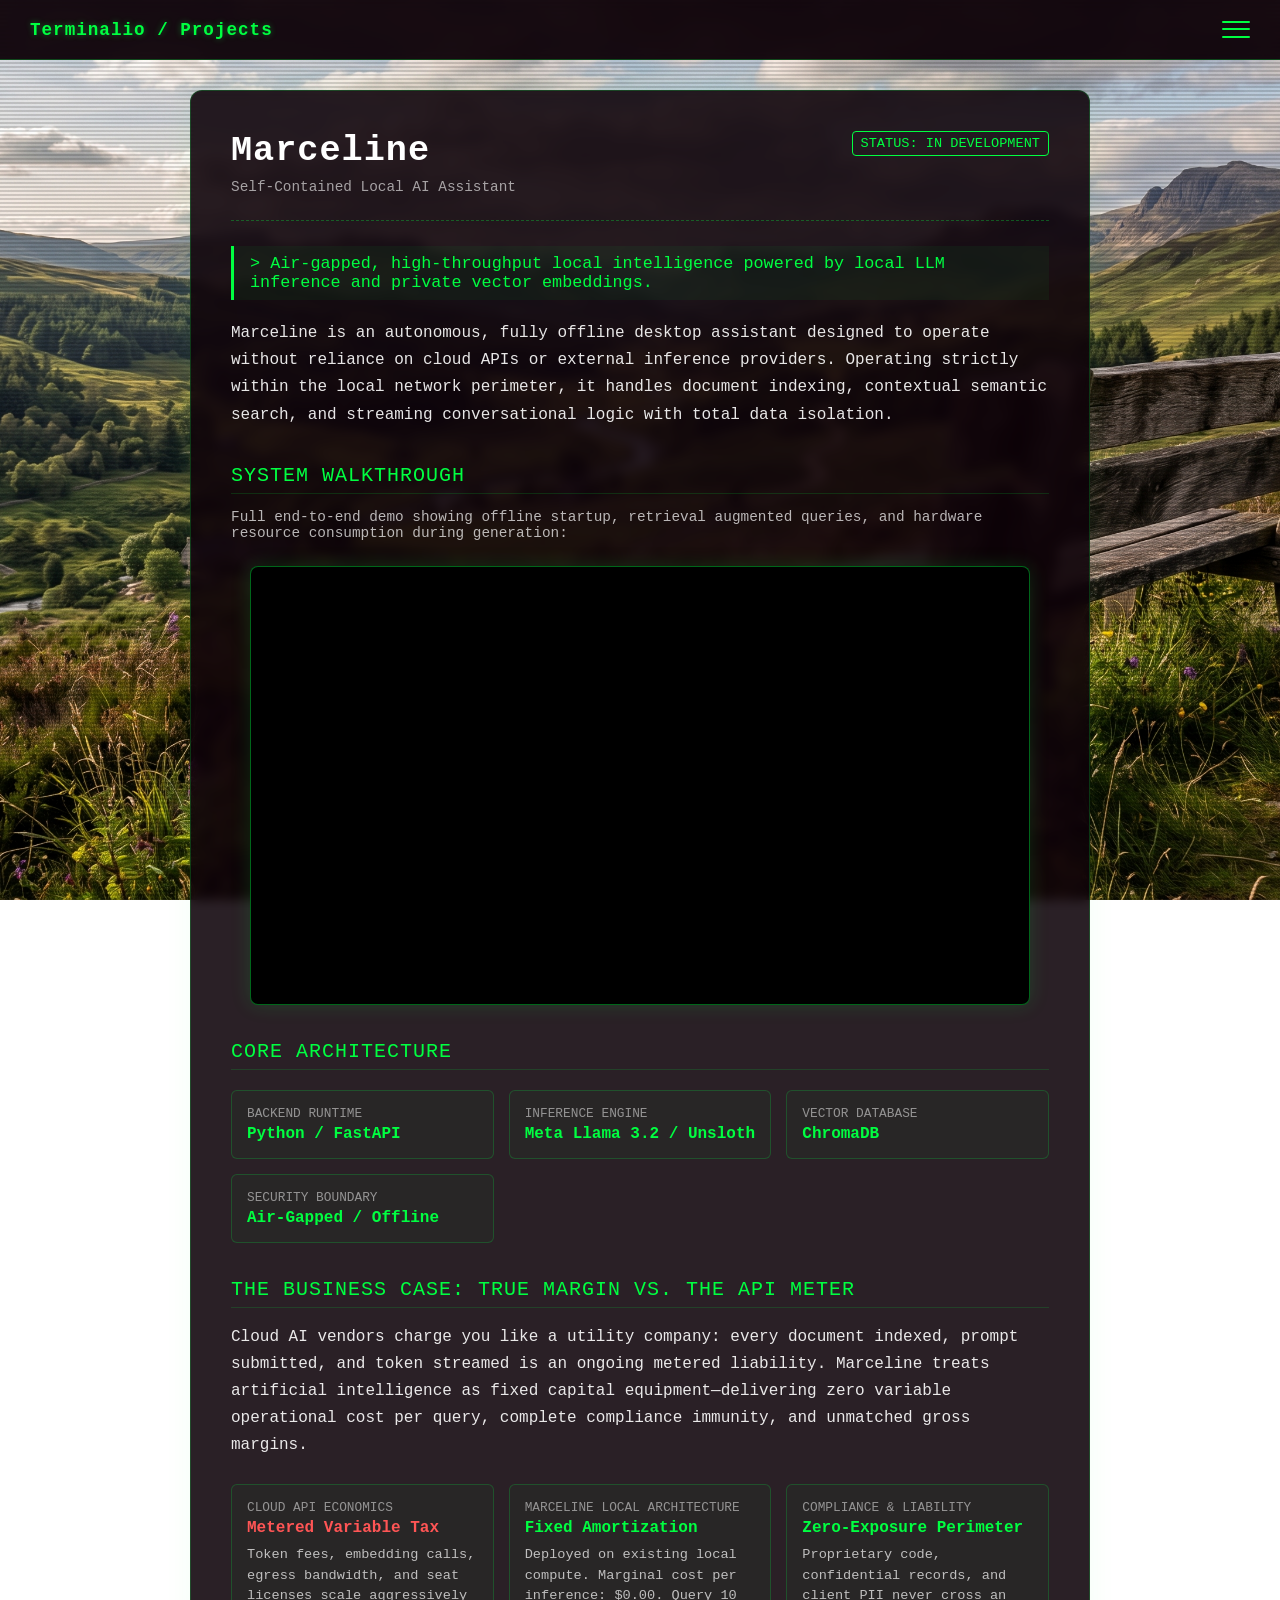
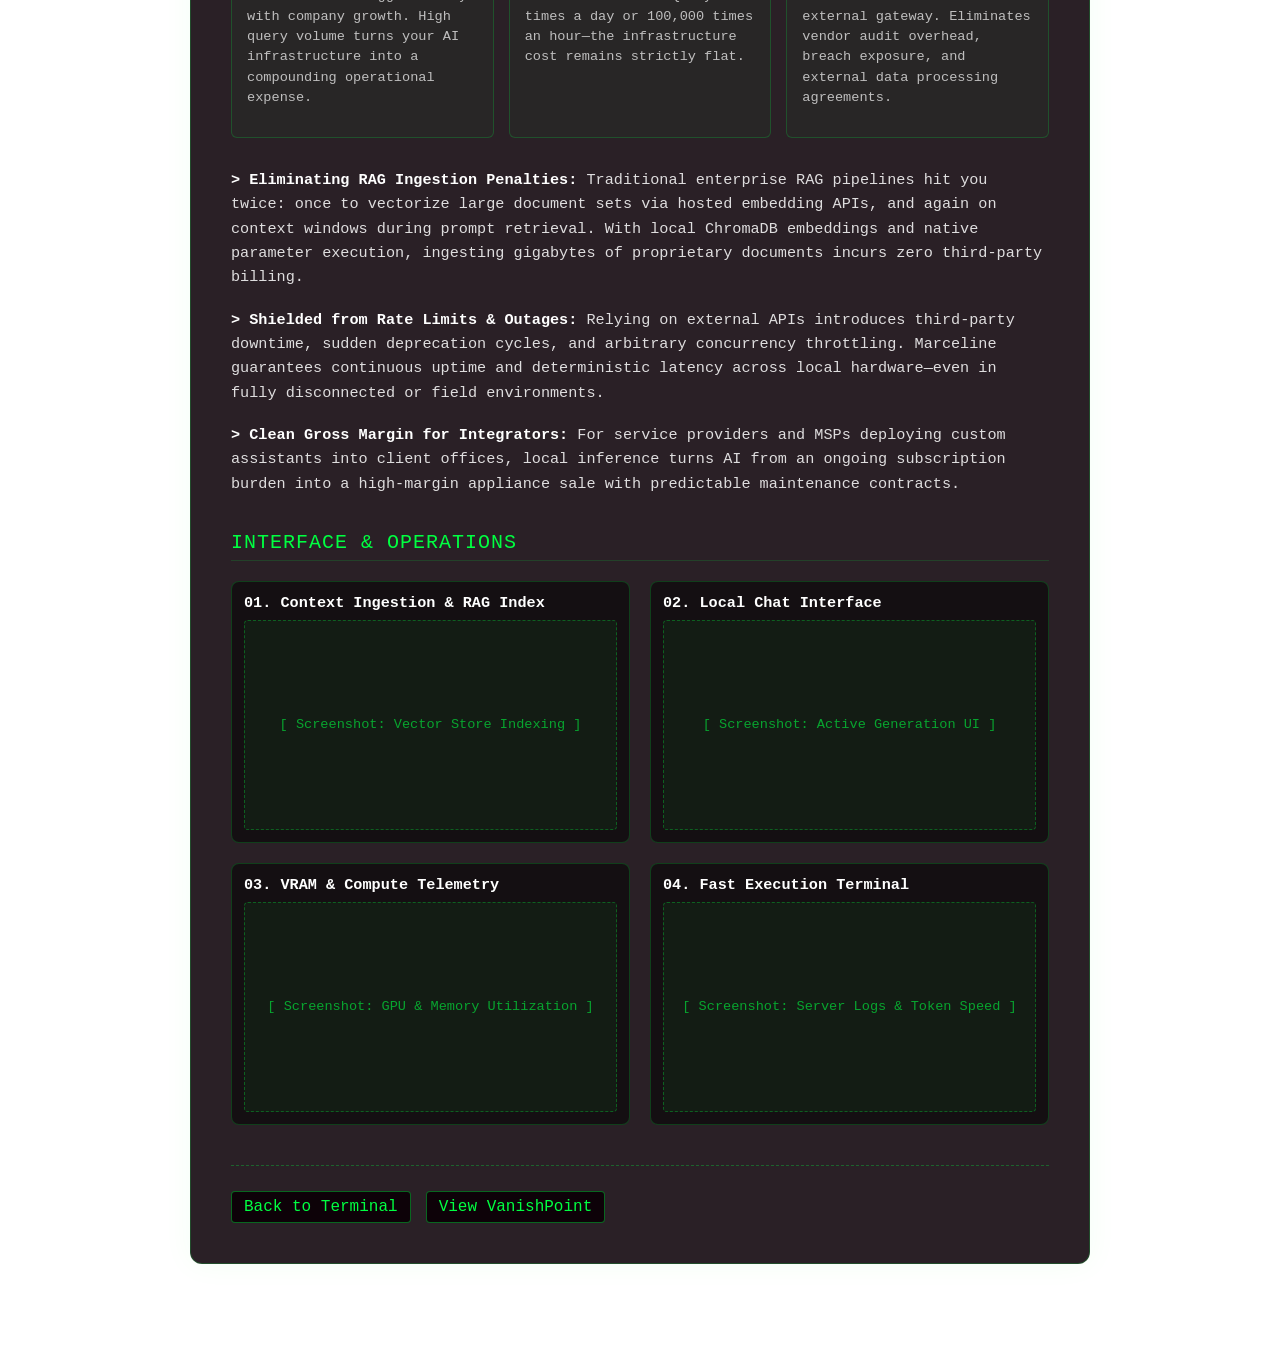
<file: Marceline/index.html>
<!DOCTYPE html>
<html lang="en">
<head>
    <meta charset="UTF-8">
    <meta name="viewport" content="width=device-width, initial-scale=1.0">
    <title>Marceline — Terminalio</title>

    <link rel="icon" type="image/png" href="/assets/flavi.png">
    <link rel="stylesheet" href="/style.css">

    <style>
        body {
            display: flex;
            flex-direction: column;
            justify-content: flex-start;
            align-items: center;
            min-height: 100vh;
            padding-top: 90px;
            padding-bottom: 60px;
        }

        .showcase-container {
            max-width: 900px;
            width: 92%;
            background-color: rgba(13, 2, 8, 0.88);
            backdrop-filter: blur(6px);
            border: 1px solid rgba(0, 255, 65, 0.2);
            border-radius: 12px;
            padding: 40px;
            box-shadow: 0 0 30px rgba(0, 255, 65, 0.05);
            z-index: 10;
        }

        .project-header {
            display: flex;
            justify-content: space-between;
            align-items: flex-start;
            border-bottom: 1px dashed rgba(0, 255, 65, 0.3);
            padding-bottom: 25px;
            margin-bottom: 25px;
        }

        .project-title {
            margin: 0 0 8px 0;
            font-size: 2.2rem;
            color: #fff;
            letter-spacing: 1px;
        }

        .tagline-callout {
            border-left: 3px solid #00ff41;
            padding: 8px 16px;
            background: rgba(0, 255, 65, 0.05);
            color: #00ff41;
            font-size: 1.05rem;
            margin: 20px 0;
        }

        .lead-text {
            color: rgba(255, 255, 255, 0.9);
            font-size: 1rem;
            line-height: 1.7;
            margin-bottom: 25px;
        }

        .section-heading {
            color: #00ff41;
            font-size: 1.25rem;
            margin: 35px 0 15px 0;
            border-bottom: 1px solid rgba(0, 255, 65, 0.15);
            padding-bottom: 6px;
            text-transform: uppercase;
            letter-spacing: 1px;
        }

        .feature-item {
            margin-bottom: 18px;
            line-height: 1.6;
            color: rgba(255, 255, 255, 0.85);
            font-size: 0.95rem;
        }

        .feature-item strong {
            color: #fff;
        }

        /* Controlled 16:9 YouTube Video Showcase */
        .video-wrapper {
            position: relative;
            width: 100%;
            max-width: 780px;
            margin: 25px auto;
            aspect-ratio: 16 / 9;
            border-radius: 8px;
            overflow: hidden;
            border: 1px solid rgba(0, 255, 65, 0.4);
            box-shadow: 0 0 20px rgba(0, 255, 65, 0.15);
            background-color: #000;
        }

        .video-wrapper iframe {
            position: absolute;
            top: 0;
            left: 0;
            width: 100%;
            height: 100%;
            border: none;
        }

        /* Tech Specs & Economics Grid */
        .spec-grid {
            display: grid;
            grid-template-columns: repeat(auto-fit, minmax(200px, 1fr));
            gap: 15px;
            margin: 20px 0;
        }

        .spec-card {
            background: rgba(0, 255, 65, 0.03);
            border: 1px solid rgba(0, 255, 65, 0.2);
            border-radius: 6px;
            padding: 15px;
        }

        .spec-card .label {
            font-size: 0.8rem;
            color: rgba(255, 255, 255, 0.5);
            text-transform: uppercase;
            margin-bottom: 4px;
        }

        .spec-card .val {
            font-size: 1rem;
            color: #00ff41;
            font-weight: bold;
        }

        /* Screenshot Gallery */
        .gallery-grid {
            display: grid;
            grid-template-columns: 1fr 1fr;
            gap: 20px;
            margin-top: 20px;
        }

        .gallery-card {
            background: rgba(0, 0, 0, 0.5);
            border: 1px solid rgba(0, 255, 65, 0.2);
            border-radius: 8px;
            padding: 12px;
        }

        .gallery-card h4 {
            margin: 0 0 8px 0;
            font-size: 0.95rem;
            color: #fff;
        }

        .img-placeholder {
            width: 100%;
            aspect-ratio: 16 / 9;
            background: rgba(0, 255, 65, 0.05);
            border: 1px dashed rgba(0, 255, 65, 0.3);
            border-radius: 4px;
            display: flex;
            align-items: center;
            justify-content: center;
            color: rgba(0, 255, 65, 0.6);
            font-size: 0.85rem;
            text-align: center;
            padding: 10px;
        }

        .img-placeholder img {
            width: 100%;
            height: 100%;
            object-fit: cover;
            border-radius: 4px;
        }

        .action-row {
            display: flex;
            gap: 15px;
            margin-top: 40px;
            border-top: 1px dashed rgba(0, 255, 65, 0.3);
            padding-top: 25px;
        }

        .action-row a {
            text-decoration: none;
        }

        @media (max-width: 700px) {
            .gallery-grid {
                grid-template-columns: 1fr;
            }
            .showcase-container {
                padding: 20px;
            }
        }
    </style>
</head>
<body>
    <!-- Top Navigation Header -->
    <header class="terminal-nav">
        <div class="nav-brand">Terminalio / Projects</div>
        <div class="menu-container">
            <button id="menuToggle" class="hamburger-btn" aria-label="Toggle Navigation">
                <span class="bar"></span>
                <span class="bar"></span>
                <span class="bar"></span>
            </button>
            <div id="dropdownMenu" class="dropdown-menu">
                <a href="/" class="menu-link">Home / Terminal Arcade</a>
                <a href="/vanishpoint" class="menu-link">VanishPoint</a>
                <a href="/marceline" class="menu-link active">Marceline</a>
            </div>
        </div>
    </header>

    <main class="showcase-container">
        <!-- Header -->
        <div class="project-header">
            <div>
                <h1 class="project-title">Marceline</h1>
                <div style="color: rgba(255,255,255,0.6); font-size: 0.9rem;">Self-Contained Local AI Assistant</div>
            </div>
            <div style="font-size: 0.85rem; color: #00ff41; border: 1px solid #00ff41; padding: 4px 8px; border-radius: 4px;">
                STATUS: IN DEVELOPMENT
            </div>
        </div>

        <div class="tagline-callout">
            &gt; Air-gapped, high-throughput local intelligence powered by local LLM inference and private vector embeddings.
        </div>

        <p class="lead-text">
            Marceline is an autonomous, fully offline desktop assistant designed to operate without reliance on cloud APIs or external inference providers. Operating strictly within the local network perimeter, it handles document indexing, contextual semantic search, and streaming conversational logic with total data isolation.
        </p>

        <!-- Video Demonstration -->
        <div class="section-heading">System Walkthrough</div>
        <p style="color: rgba(255,255,255,0.7); font-size: 0.9rem; margin-bottom: 10px;">
            Full end-to-end demo showing offline startup, retrieval augmented queries, and hardware resource consumption during generation:
        </p>

        <div class="video-wrapper">
            <!-- Video updated to use the provided YouTube link -->
            <iframe 
                src="https://www.youtube-nocookie.com/embed/96j0IZeK2Ks?rel=0&modestbranding=1&color=white" 
                title="Marceline System Walkthrough" 
                allow="accelerometer; autoplay; clipboard-write; encrypted-media; gyroscope; picture-in-picture; web-share" 
                allowfullscreen>
            </iframe>
        </div>

        <!-- Technical Specifications -->
        <div class="section-heading">Core Architecture</div>
        <div class="spec-grid">
            <div class="spec-card">
                <div class="label">Backend Runtime</div>
                <div class="val">Python / FastAPI</div>
            </div>
            <div class="spec-card">
                <div class="label">Inference Engine</div>
                <div class="val">Meta Llama 3.2 / Unsloth</div>
            </div>
            <div class="spec-card">
                <div class="label">Vector Database</div>
                <div class="val">ChromaDB</div>
            </div>
            <div class="spec-card">
                <div class="label">Security Boundary</div>
                <div class="val">Air-Gapped / Offline</div>
            </div>
        </div>

        <!-- The Business Case / ROI Section -->
        <div class="section-heading">The Business Case: True Margin vs. The API Meter</div>

        <p class="lead-text">
            Cloud AI vendors charge you like a utility company: every document indexed, prompt submitted, and token streamed is an ongoing metered liability. Marceline treats artificial intelligence as fixed capital equipment—delivering zero variable operational cost per query, complete compliance immunity, and unmatched gross margins.
        </p>

        <div class="spec-grid" style="grid-template-columns: repeat(auto-fit, minmax(260px, 1fr));">
            <div class="spec-card">
                <div class="label">Cloud API Economics</div>
                <div class="val" style="color: #ff5555;">Metered Variable Tax</div>
                <p style="color: rgba(255,255,255,0.7); font-size: 0.85rem; line-height: 1.5; margin-top: 8px;">
                    Token fees, embedding calls, egress bandwidth, and seat licenses scale aggressively with company growth. High query volume turns your AI infrastructure into a compounding operational expense.
                </p>
            </div>
            <div class="spec-card">
                <div class="label">Marceline Local Architecture</div>
                <div class="val" style="color: #00ff41;">Fixed Amortization</div>
                <p style="color: rgba(255,255,255,0.7); font-size: 0.85rem; line-height: 1.5; margin-top: 8px;">
                    Deployed on existing local compute. Marginal cost per inference: $0.00. Query 10 times a day or 100,000 times an hour—the infrastructure cost remains strictly flat.
                </p>
            </div>
            <div class="spec-card">
                <div class="label">Compliance & Liability</div>
                <div class="val" style="color: #00ff41;">Zero-Exposure Perimeter</div>
                <p style="color: rgba(255,255,255,0.7); font-size: 0.85rem; line-height: 1.5; margin-top: 8px;">
                    Proprietary code, confidential records, and client PII never cross an external gateway. Eliminates vendor audit overhead, breach exposure, and external data processing agreements.
                </p>
            </div>
        </div>

        <div style="margin-top: 30px;">
            <div class="feature-item">
                <strong>&gt; Eliminating RAG Ingestion Penalties:</strong> Traditional enterprise RAG pipelines hit you twice: once to vectorize large document sets via hosted embedding APIs, and again on context windows during prompt retrieval. With local ChromaDB embeddings and native parameter execution, ingesting gigabytes of proprietary documents incurs zero third-party billing.
            </div>
            <div class="feature-item">
                <strong>&gt; Shielded from Rate Limits & Outages:</strong> Relying on external APIs introduces third-party downtime, sudden deprecation cycles, and arbitrary concurrency throttling. Marceline guarantees continuous uptime and deterministic latency across local hardware—even in fully disconnected or field environments.
            </div>
            <div class="feature-item">
                <strong>&gt; Clean Gross Margin for Integrators:</strong> For service providers and MSPs deploying custom assistants into client offices, local inference turns AI from an ongoing subscription burden into a high-margin appliance sale with predictable maintenance contracts.
            </div>
        </div>

        <!-- Frame Captures / Gallery -->
        <div class="section-heading">Interface & Operations</div>
        <div class="gallery-grid">
            <div class="gallery-card">
                <h4>01. Context Ingestion & RAG Index</h4>
                <div class="img-placeholder">
                    [ Screenshot: Vector Store Indexing ]
                </div>
            </div>
            <div class="gallery-card">
                <h4>02. Local Chat Interface</h4>
                <div class="img-placeholder">
                    [ Screenshot: Active Generation UI ]
                </div>
            </div>
            <div class="gallery-card">
                <h4>03. VRAM & Compute Telemetry</h4>
                <div class="img-placeholder">
                    [ Screenshot: GPU & Memory Utilization ]
                </div>
            </div>
            <div class="gallery-card">
                <h4>04. Fast Execution Terminal</h4>
                <div class="img-placeholder">
                    [ Screenshot: Server Logs & Token Speed ]
                </div>
            </div>
        </div>

        <div class="action-row">
            <a href="/">
                <button>Back to Terminal</button>
            </a>
            <a href="/vanishpoint">
                <button>View VanishPoint</button>
            </a>
        </div>
    </main>

    <div class="scanlines"></div>

    <script>
        const menuToggle = document.getElementById('menuToggle');
        const dropdownMenu = document.getElementById('dropdownMenu');

        menuToggle.addEventListener('click', (e) => {
            e.stopPropagation();
            dropdownMenu.classList.toggle('open');
            menuToggle.classList.toggle('active');
        });

        document.addEventListener('click', (e) => {
            if (!dropdownMenu.contains(e.target) && !menuToggle.contains(e.target)) {
                dropdownMenu.classList.remove('open');
                menuToggle.classList.remove('active');
            }
        });
    </script>
</body>
</html>
</file>
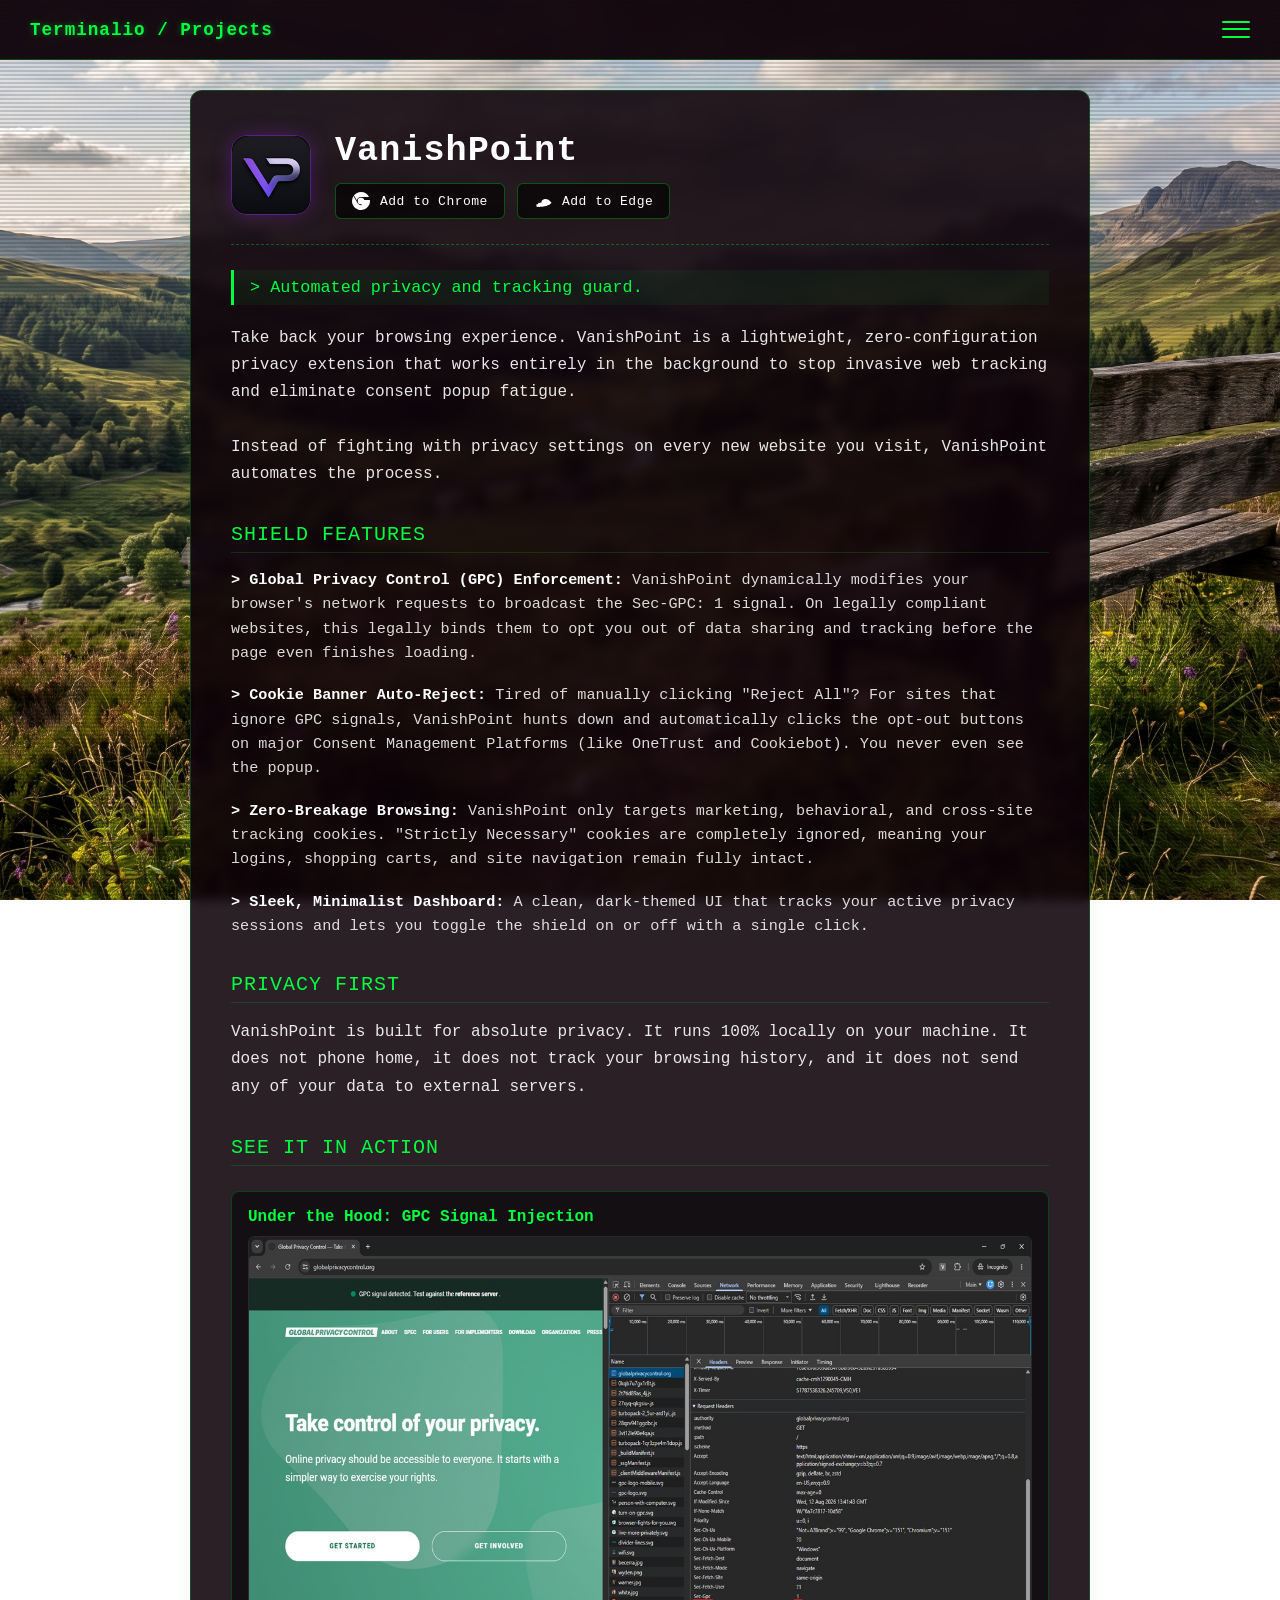
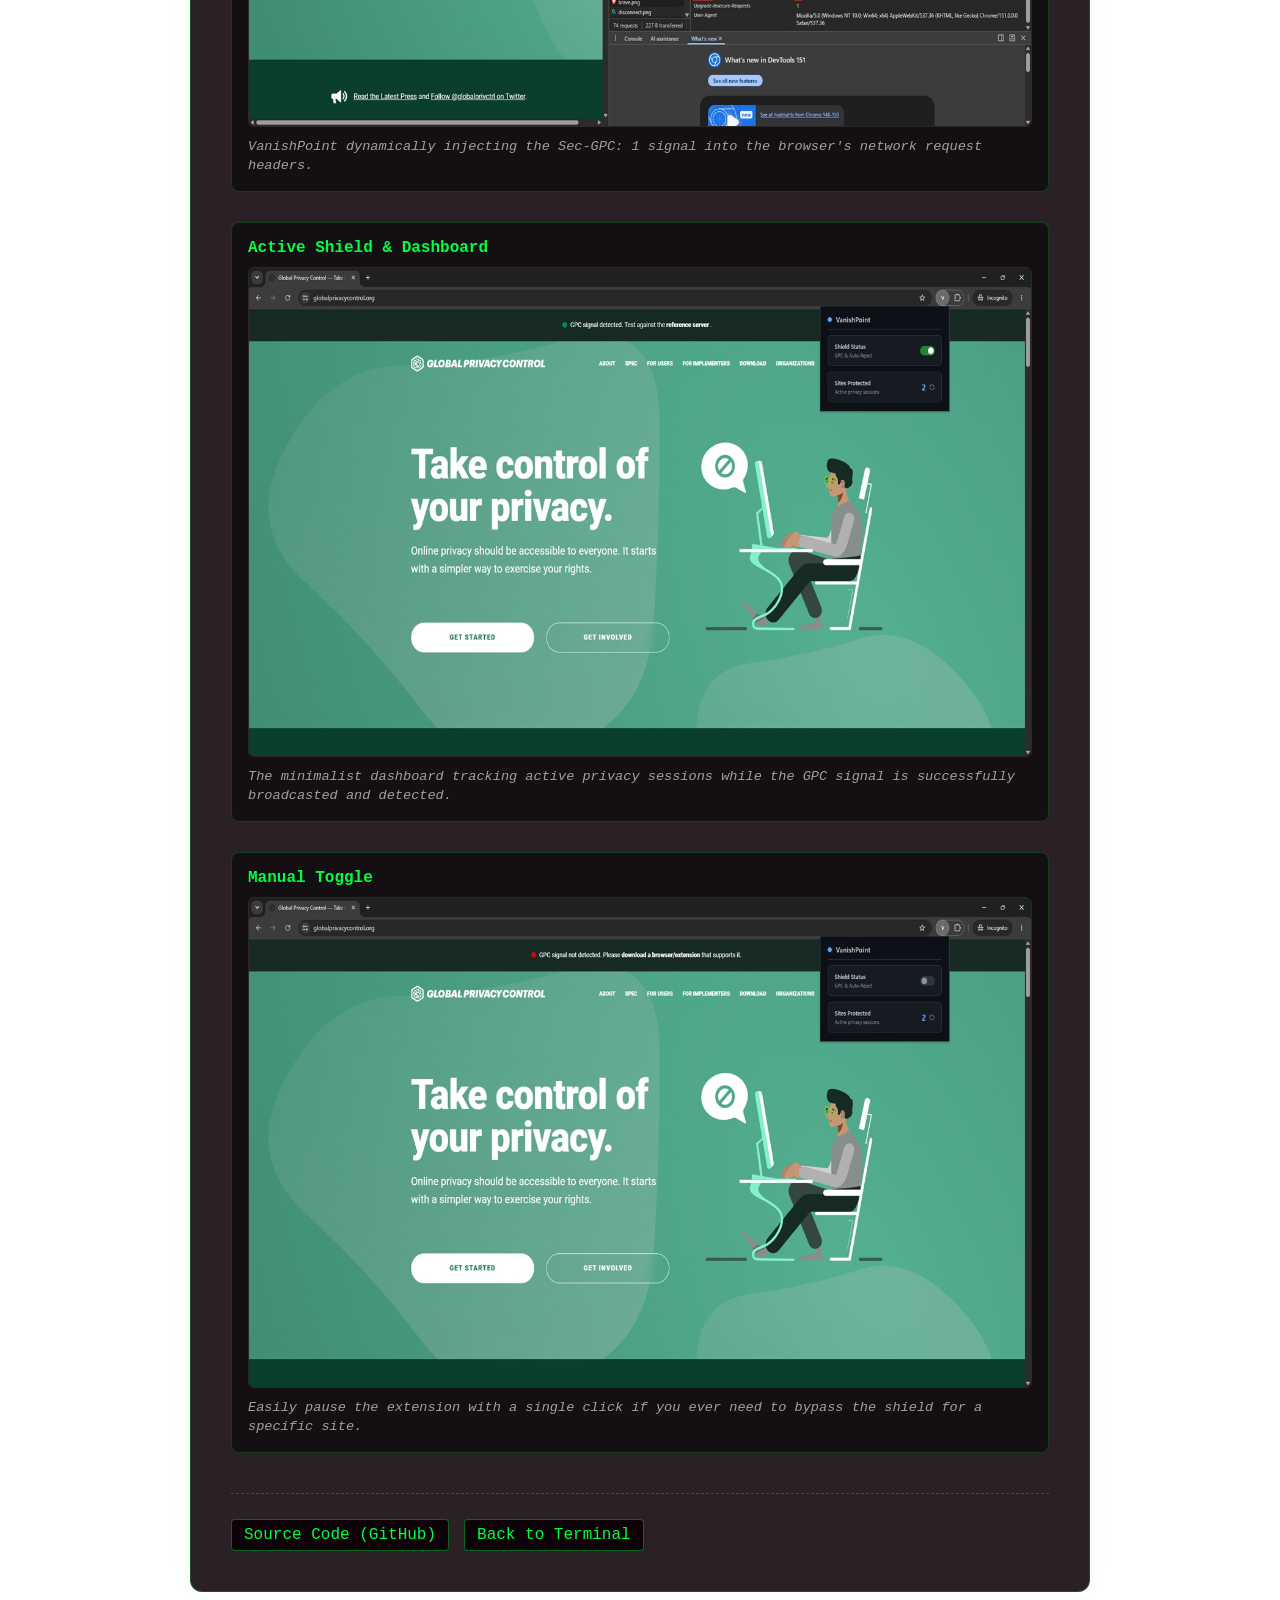
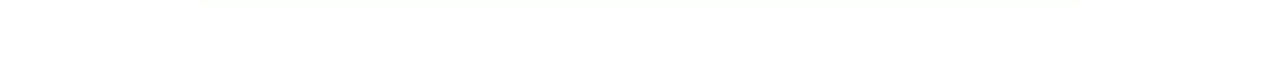
<file: vanishpoint/index.html>
<!DOCTYPE html>
<html lang="en">
<head>
    <meta charset="UTF-8">
    <meta name="viewport" content="width=device-width, initial-scale=1.0">
    <title>VanishPoint — Terminalio</title>

    <link rel="icon" type="image/png" href="/assets/flavi.png"[cite: 1]>
    <link rel="stylesheet" href="/style.css">

    <style>
        body {
            display: flex;
            flex-direction: column;
            justify-content: flex-start;
            align-items: center;
            min-height: 100vh;
            padding-top: 90px;
            padding-bottom: 60px;
        }

        .showcase-container {
            max-width: 900px;
            width: 92%;
            background-color: rgba(13, 2, 8, 0.88);
            backdrop-filter: blur(6px);
            border: 1px solid rgba(0, 255, 65, 0.2);
            border-radius: 12px;
            padding: 40px;
            box-shadow: 0 0 30px rgba(0, 255, 65, 0.05);
            z-index: 10;
        }

        /* Header & Icon */
        .project-header {
            display: flex;
            align-items: center;
            gap: 24px;
            border-bottom: 1px dashed rgba(0, 255, 65, 0.3);
            padding-bottom: 25px;
            margin-bottom: 25px;
        }

        .project-icon {
            width: 80px;
            height: 80px;
            border-radius: 16px;
            border: 1px solid rgba(138, 43, 226, 0.5);
            box-shadow: 0 0 20px rgba(138, 43, 226, 0.3);
            flex-shrink: 0;
        }

        .project-meta {
            flex-grow: 1;
        }

        .project-title {
            margin: 0 0 12px 0;
            font-size: 2.2rem;
            color: #fff;
            letter-spacing: 1px;
        }

        /* Sleek Store Download Buttons */
        .store-buttons {
            display: flex;
            gap: 12px;
            flex-wrap: wrap;
        }

        .store-btn {
            display: inline-flex;
            align-items: center;
            gap: 10px;
            padding: 8px 16px;
            background: rgba(0, 0, 0, 0.6);
            border: 1px solid rgba(0, 255, 65, 0.3);
            border-radius: 6px;
            color: #fff;
            text-decoration: none;
            font-size: 13px;
            letter-spacing: 0.5px;
            transition: all 0.2s ease;
        }

        .store-btn svg {
            width: 18px;
            height: 18px;
            fill: currentColor;
            transition: transform 0.2s ease;
        }

        .store-btn.chrome:hover {
            border-color: #4285F4;
            background: rgba(66, 133, 244, 0.12);
            color: #ffffff;
            box-shadow: 0 0 12px rgba(66, 133, 244, 0.3);
        }

        .store-btn.chrome:hover svg {
            color: #4285F4;
            transform: scale(1.1);
        }

        .store-btn.edge:hover {
            border-color: #0078D7;
            background: rgba(0, 120, 215, 0.12);
            color: #ffffff;
            box-shadow: 0 0 12px rgba(0, 120, 215, 0.3);
        }

        .store-btn.edge:hover svg {
            color: #0078D7;
            transform: scale(1.1);
        }

        /* Typography & Structure */
        .tagline-callout {
            border-left: 3px solid #00ff41;
            padding: 8px 16px;
            background: rgba(0, 255, 65, 0.05);
            color: #00ff41;
            font-size: 1.05rem;
            margin: 20px 0;
        }

        .lead-text {
            color: rgba(255, 255, 255, 0.9);
            font-size: 1rem;
            line-height: 1.7;
            margin-bottom: 30px;
        }

        .section-heading {
            color: #00ff41;
            font-size: 1.25rem;
            margin: 35px 0 15px 0;
            border-bottom: 1px solid rgba(0, 255, 65, 0.15);
            padding-bottom: 6px;
            text-transform: uppercase;
            letter-spacing: 1px;
        }

        .feature-item {
            margin-bottom: 18px;
            line-height: 1.6;
            color: rgba(255, 255, 255, 0.85);
            font-size: 0.95rem;
        }

        .feature-item strong {
            color: #fff;
        }

        /* Visual Screenshot Showcase */
        .showcase-gallery {
            display: flex;
            flex-direction: column;
            gap: 30px;
            margin-top: 25px;
        }

        .shot-card {
            background: rgba(0, 0, 0, 0.5);
            border: 1px solid rgba(0, 255, 65, 0.2);
            border-radius: 8px;
            padding: 16px;
            transition: border-color 0.2s;
        }

        .shot-card:hover {
            border-color: rgba(0, 255, 65, 0.5);
        }

        .shot-card h4 {
            margin: 0 0 10px 0;
            color: #00ff41;
            font-size: 1rem;
        }

        .shot-img-wrap {
            width: 100%;
            overflow: hidden;
            border-radius: 6px;
            border: 1px solid rgba(255, 255, 255, 0.1);
        }

        .shot-img-wrap img {
            width: 100%;
            height: auto;
            display: block;
        }

        .caption {
            font-size: 0.85rem;
            color: rgba(255, 255, 255, 0.6);
            margin-top: 10px;
            line-height: 1.4;
            font-style: italic;
        }

        /* Buttons & Actions */
        .action-row {
            display: flex;
            gap: 15px;
            margin-top: 40px;
            border-top: 1px dashed rgba(0, 255, 65, 0.3);
            padding-top: 25px;
        }

        .action-row a {
            text-decoration: none;
        }

        @media (max-width: 600px) {
            .project-header {
                flex-direction: column;
                align-items: flex-start;
                gap: 15px;
            }
            .showcase-container {
                padding: 20px;
            }
        }
    </style>
</head>
<body>
    <!-- Top Navigation Header -->
    <header class="terminal-nav">
        <div class="nav-brand">Terminalio / Projects</div>
        <div class="menu-container">
            <button id="menuToggle" class="hamburger-btn" aria-label="Toggle Navigation">
                <span class="bar"></span>
                <span class="bar"></span>
                <span class="bar"></span>
            </button>
            <div id="dropdownMenu" class="dropdown-menu">
                <a href="/" class="menu-link">Home / Terminal Arcade</a>
                <a href="/vanishpoint" class="menu-link active">VanishPoint</a>
                <a href="/marceline" class="menu-link">Project Marceline</a>
            </div>
        </div>
    </header>

    <main class="showcase-container">
        <!-- Header Profile -->
        <div class="project-header">
            <img src="/assets/vp128.png" alt="VanishPoint Icon" class="project-icon">
            <div class="project-meta">
                <h1 class="project-title">VanishPoint</h1>
                <div class="store-buttons">
                    <a href="https://chromewebstore.google.com/detail/kdmpicmbpibfpkpiaplpcebflgncmhkd?utm_source=item-share-cb" target="_blank" rel="noopener noreferrer" class="store-btn chrome">
                        <svg viewBox="0 0 24 24">
                            <path d="M12 0C8.21 0 4.831 1.757 2.632 4.501l3.953 6.848A5.454 5.454 0 0 1 12 6.545h10.691A12 12 0 0 0 12 0zM1.931 5.47A11.943 11.943 0 0 0 0 12c0 6.012 4.42 10.991 10.189 11.864l3.953-6.847a5.45 5.45 0 0 1-6.865-2.29l-.022-.038-5.324-9.219zm13.435 6.53a5.455 5.455 0 0 1-2.146 4.318l-5.323 9.22A11.966 11.966 0 0 0 12 24c6.627 0 12-5.373 12-12 0-.414-.021-.823-.062-1.227H13.684a5.435 5.435 0 0 1 1.682 1.227zM12 7.636a4.364 4.364 0 1 0 0 8.728 4.364 4.364 0 0 0 0-8.728z"/>
                        </svg>
                        <span>Add to Chrome</span>
                    </a>
                    <a href="https://microsoftedge.microsoft.com/addons/detail/vanishpoint/lfocnamklnomocejonligohncjgjmnmm" target="_blank" rel="noopener noreferrer" class="store-btn edge">
                        <svg viewBox="0 0 24 24">
                            <path d="M23.003 14.593c-.11-.274-.326-.644-.654-1.11-.328-.466-.757-.978-1.286-1.536a11.233 11.233 0 0 0-1.785-1.46c-.66-.43-1.343-.728-2.05-.893a7.487 7.487 0 0 0-1.996-.239c-.58 0-1.168.08-1.764.24-.596.16-1.157.42-1.683.781-.527.362-.977.838-1.35 1.428-.374.59-.56 1.306-.56 2.148 0 .61.127 1.15.38 1.62.254.47.59.84.01.02.42 1.11.93 1.11 1.53 0 .74-.23 1.35-.69 1.83-.46.48-.99.72-1.59.72-.6 0-1.15-.22-1.65-.66-.5-.44-.9-.98-1.2-1.62-.3-.64-.45-1.33-.45-2.07 0-1.38.38-2.61 1.14-3.69.76-1.08 1.77-1.92 3.03-2.52 1.26-.6 2.68-.9 4.26-.9 1.32 0 2.53.22 3.63.66 1.1.44 2.03 1.07 2.79 1.89.76.82 1.33 1.81 1.71 2.97.38 1.16.57 2.45.57 3.87 0 1.6-.26 3.09-.78 4.47-.52 1.38-1.26 2.56-2.22 3.54-.96.98-2.12 1.74-3.48 2.28-1.36.54-2.88.81-4.56.81-1.76 0-3.37-.34-4.83-1.02a11.95 11.95 0 0 1-3.75-2.73c-1.06-1.14-1.88-2.49-2.46-4.05C.28 17.55 0 15.86 0 14.12c0-1.94.38-3.75 1.14-5.43.76-1.68 1.82-3.14 3.18-4.38C5.68 3.07 7.29 2.07 9.15 1.31 11.01.55 13.06.17 15.3.17c1.32 0 2.54.14 3.66.42 1.12.28 2.09.68 2.91 1.2.82.52 1.48 1.14 1.98 1.86.5.72.8 1.5.9 2.34-.14-.02-.38-.05-.72-.09-.34-.04-.77-.06-1.29-.06-1.16 0-2.21.2-3.15.6-.94.4-1.74.96-2.4 1.68-.66.72-1.16 1.58-1.5 2.58-.34 1-.51 2.1-.51 3.3 0 .84.14 1.64.42 2.4.28.76.7 1.42 1.26 1.98.56.56 1.25.99 2.07 1.29.82.3 1.76.45 2.82.45 1.3 0 2.37-.25 3.21-.75.84-.5 1.47-1.12 1.89-1.86.42-.74.65-1.5.69-2.28.04-.78-.1-1.42-.42-1.92z"/>
                        </svg>
                        <span>Add to Edge</span>
                    </a>
                </div>
            </div>
        </div>

        <div class="tagline-callout">
            &gt; Automated privacy and tracking guard.
        </div>

        <p class="lead-text">
            Take back your browsing experience. VanishPoint is a lightweight, zero-configuration privacy extension that works entirely in the background to stop invasive web tracking and eliminate consent popup fatigue.<br><br>
            Instead of fighting with privacy settings on every new website you visit, VanishPoint automates the process.
        </p>

        <!-- Shield Features -->
        <div class="section-heading">Shield Features</div>
        
        <div class="feature-item">
            <strong>&gt; Global Privacy Control (GPC) Enforcement:</strong> VanishPoint dynamically modifies your browser's network requests to broadcast the <code>Sec-GPC: 1</code> signal. On legally compliant websites, this legally binds them to opt you out of data sharing and tracking before the page even finishes loading.
        </div>
        <div class="feature-item">
            <strong>&gt; Cookie Banner Auto-Reject:</strong> Tired of manually clicking "Reject All"? For sites that ignore GPC signals, VanishPoint hunts down and automatically clicks the opt-out buttons on major Consent Management Platforms (like OneTrust and Cookiebot). You never even see the popup.
        </div>
        <div class="feature-item">
            <strong>&gt; Zero-Breakage Browsing:</strong> VanishPoint only targets marketing, behavioral, and cross-site tracking cookies. "Strictly Necessary" cookies are completely ignored, meaning your logins, shopping carts, and site navigation remain fully intact.
        </div>
        <div class="feature-item">
            <strong>&gt; Sleek, Minimalist Dashboard:</strong> A clean, dark-themed UI that tracks your active privacy sessions and lets you toggle the shield on or off with a single click.
        </div>

        <!-- Privacy First -->
        <div class="section-heading">Privacy First</div>
        <p class="lead-text" style="margin-bottom: 20px;">
            VanishPoint is built for absolute privacy. It runs 100% locally on your machine. It does not phone home, it does not track your browsing history, and it does not send any of your data to external servers.
        </p>

        <!-- See It In Action -->
        <div class="section-heading">See it in Action</div>

        <div class="showcase-gallery">
            <div class="shot-card">
                <h4>Under the Hood: GPC Signal Injection</h4>
                <div class="shot-img-wrap">
                    <img src="/assets/VPSS3.jpg" alt="Network headers showing Sec-GPC: 1">
                </div>
                <div class="caption">VanishPoint dynamically injecting the Sec-GPC: 1 signal into the browser's network request headers.</div>
            </div>

            <div class="shot-card">
                <h4>Active Shield & Dashboard</h4>
                <div class="shot-img-wrap">
                    <img src="/assets/VPSS1.jpg" alt="Shield Active">
                </div>
                <div class="caption">The minimalist dashboard tracking active privacy sessions while the GPC signal is successfully broadcasted and detected.</div>
            </div>

            <div class="shot-card">
                <h4>Manual Toggle</h4>
                <div class="shot-img-wrap">
                    <img src="/assets/VPSS2.jpg" alt="Shield Inactive">
                </div>
                <div class="caption">Easily pause the extension with a single click if you ever need to bypass the shield for a specific site.</div>
            </div>
        </div>

        <div class="action-row">
            <a href="https://github.com/danielharderpi-png/VanishPoint" target="_blank">
                <button>Source Code (GitHub)</button>
            </a>
            <a href="/">
                <button>Back to Terminal</button>
            </a>
        </div>
    </main>

    <div class="scanlines"></div>

    <script>
        const menuToggle = document.getElementById('menuToggle');
        const dropdownMenu = document.getElementById('dropdownMenu');

        menuToggle.addEventListener('click', (e) => {
            e.stopPropagation();
            dropdownMenu.classList.toggle('open');
            menuToggle.classList.toggle('active');
        });

        document.addEventListener('click', (e) => {
            if (!dropdownMenu.contains(e.target) && !menuToggle.contains(e.target)) {
                dropdownMenu.classList.remove('open');
                menuToggle.classList.remove('active');
            }
        });
    </script>
</body>
</html>
</file>
<file: style.css>
* {
    box-sizing: border-box;
}

body {
    margin: 0;
    background-image: url('assets/sitebg.jpg');
    background-size: cover;
    background-position: center;
    background-repeat: no-repeat;
    background-attachment: fixed;
    color: #00ff41;
    font-family: monospace;
    display: flex;
    justify-content: center;
    align-items: center;
    min-height: 100vh; 
    padding: 80px 0 10px 0; /* Adjusted top padding to make room for fixed header */
}

/* --- TOP NAVIGATION BAR --- */
.terminal-nav {
    position: fixed;
    top: 0;
    left: 0;
    width: 100%;
    height: 60px;
    background: rgba(13, 2, 8, 0.95);
    backdrop-filter: blur(8px);
    border-bottom: 1px solid rgba(0, 255, 65, 0.25);
    display: flex;
    justify-content: space-between;
    align-items: center;
    padding: 0 30px;
    z-index: 1000;
}

.nav-brand {
    font-size: 1.1rem;
    font-weight: bold;
    letter-spacing: 1px;
    color: #00ff41;
    text-shadow: 0 0 6px rgba(0, 255, 65, 0.4);
}

.menu-container {
    position: relative;
}

/* Hamburger Icon */
.hamburger-btn {
    background: transparent;
    border: none;
    cursor: pointer;
    display: flex;
    flex-direction: column;
    justify-content: space-around;
    width: 28px;
    height: 22px;
    padding: 0;
}

.hamburger-btn:hover {
    background: transparent;
}

.hamburger-btn .bar {
    width: 100%;
    height: 2px;
    background-color: #00ff41;
    border-radius: 2px;
    transition: all 0.25s ease-in-out;
}

.hamburger-btn.active .bar:nth-child(1) {
    transform: translateY(7px) rotate(45deg);
}
.hamburger-btn.active .bar:nth-child(2) {
    opacity: 0;
}
.hamburger-btn.active .bar:nth-child(3) {
    transform: translateY(-7px) rotate(-45deg);
}

/* Dropdown Directory */
.dropdown-menu {
    position: absolute;
    top: 45px;
    right: 0;
    width: 250px;
    background: rgba(13, 2, 8, 0.98);
    border: 1px solid rgba(0, 255, 65, 0.4);
    box-shadow: 0 8px 24px rgba(0, 0, 0, 0.8);
    border-radius: 6px;
    display: flex;
    flex-direction: column;
    opacity: 0;
    transform: translateY(-10px);
    pointer-events: none;
    transition: opacity 0.2s ease, transform 0.2s ease;
}

.dropdown-menu.open {
    opacity: 1;
    transform: translateY(0);
    pointer-events: auto;
}

.menu-link {
    padding: 12px 18px;
    color: rgba(0, 255, 65, 0.85);
    text-decoration: none;
    font-size: 14px;
    border-bottom: 1px solid rgba(0, 255, 65, 0.1);
    transition: background 0.15s, color 0.15s;
}

.menu-link:last-child {
    border-bottom: none;
}

.menu-link:hover {
    background: rgba(0, 255, 65, 0.15);
    color: #00ff41;
}

.menu-link.active {
    border-left: 3px solid #00ff41;
    font-weight: bold;
    color: #00ff41;
    background: rgba(0, 255, 65, 0.05);
}

.menu-link.disabled {
    opacity: 0.4;
    pointer-events: none;
}

/* --- SITE LAYOUT --- */
.layout-container {
    display: flex;
    width: 95%;
    max-width: 1800px;
    justify-content: space-between;
    align-items: flex-start;
    gap: 40px;
}

.game-column {
    flex: 1;
    display: flex;
    flex-direction: column;
    align-items: center;
    background-color: rgba(13, 2, 8, 0.85);
    backdrop-filter: blur(6px);
    padding: 30px;
    border-radius: 12px;
    border: 1px solid rgba(0, 255, 65, 0.15);
    width: 100%;
}

.controls {
    display: flex;
    gap: 15px;
    align-items: center;
    font-size: 18px;
    margin-bottom: 20px;
    z-index: 10; 
}

select, button {
    background-color: #0d0208;
    color: #00ff41;
    border: 1px solid rgba(0, 255, 65, 0.4);
    border-radius: 4px;
    padding: 6px 12px;
    font-family: monospace;
    font-size: 16px;
    cursor: pointer;
    transition: 0.2s;
}

button:hover, select:hover {
    background-color: #00ff41;
    color: #0d0208;
}

canvas {
    background-color: transparent;
    border: none;
    box-shadow: none;
    max-width: 100%;
    height: auto;
}

.profile-column {
    display: flex;
    flex-direction: column;
    align-items: center;
    gap: 15px;
    width: 350px;
    background-color: rgba(13, 2, 8, 0.85);
    backdrop-filter: blur(6px);
    padding: 30px;
    border-radius: 12px;
    border: 1px solid rgba(0, 255, 65, 0.15);
    z-index: 10;
}

.profile-pic {
    width: 100%;
    height: auto;
    border: 1px solid rgba(0, 255, 65, 0.3);
    border-radius: 6px;
    display: block;
    object-fit: cover;
}

.profile-column h2 { margin: 0; font-size: 26px; text-align: center; }

.bio-text {
    font-size: 14px;
    line-height: 1.6;
    text-align: center;
    color: rgba(0, 255, 65, 0.85);
    margin: 0;
}

.links { display: flex; flex-direction: column; align-items: center; gap: 15px; margin-top: 10px; }
.links a { color: #00ff41; text-decoration: none; font-size: 16px; transition: 0.2s; word-break: break-all;}
.links a:hover { text-decoration: underline; background-color: rgba(0, 255, 65, 0.15); padding: 2px 4px; border-radius: 3px;}

.leaderboard-panel {
    width: 100%;
    margin-top: 20px;
    border-top: 1px dashed rgba(0, 255, 65, 0.3);
    padding-top: 20px;
    z-index: 10;
}

.leaderboard-panel h3 {
    margin: 0 0 15px 0;
    font-size: 18px;
    color: #fff;
    text-align: left;
}

.scores-grid {
    display: flex;
    justify-content: space-between;
    gap: 20px;
}

.score-card {
    flex: 1;
    display: flex;
    justify-content: space-between;
    background-color: rgba(0, 255, 65, 0.05);
    padding: 12px 20px;
    border-radius: 6px;
    border: 1px solid rgba(0, 255, 65, 0.2);
    font-size: 14px;
    align-items: center;
}

.score-card.empty {
    opacity: 0.4;
    border-style: dashed;
}

.rank { font-weight: bold; color: #fff; }
.name { flex-grow: 1; margin-left: 15px; }

.scanlines {
    position: fixed;
    top: 0; left: 0; width: 100vw; height: 100vh;
    background: linear-gradient(rgba(18, 16, 16, 0) 50%, rgba(0, 0, 0, 0.15) 50%);
    background-size: 100% 4px;
    pointer-events: none; 
    z-index: 5;
}

@keyframes shake {
    0% { transform: translate(2px, 2px) rotate(0deg); }
    20% { transform: translate(-3px, 0px) rotate(1deg); }
    40% { transform: translate(2px, -2px) rotate(1deg); }
    60% { transform: translate(-3px, 2px) rotate(0deg); }
    80% { transform: translate(3px, -1px) rotate(-1deg); }
    100% { transform: translate(0px, 0px) rotate(0deg); }
}
.shake {
    animation: shake 0.2s cubic-bezier(.36,.07,.19,.97) both;
}

.hidden { display: none !important; }

.modal {
    position: fixed; 
    top: 0; left: 0; width: 100vw; height: 100vh;
    background-color: rgba(13, 2, 8, 0.9);
    display: flex; 
    justify-content: center; 
    align-items: center;
    z-index: 100;
}

.modal-content {
    background-color: rgba(13, 2, 8, 0.95);
    padding: 40px; 
    border-radius: 8px;
    border: 1px solid #00ff41;
    text-align: center; 
    box-shadow: 0 0 30px rgba(0, 255, 65, 0.4);
}

.modal-content h3 { margin-top: 0; }

.modal-content input {
    background-color: #0d0208; 
    color: #00ff41;
    border: 1px solid rgba(0, 255, 65, 0.5);
    padding: 10px; 
    margin: 15px 0; 
    font-family: monospace; 
    font-size: 20px;
    text-align: center; 
    text-transform: uppercase; 
    outline: none;
    width: 200px;
}

@media (max-width: 1400px) {
    .layout-container {
        flex-direction: column;
        align-items: center;
    }
    
    .profile-column {
        width: 100%;
        max-width: 800px; 
    }

    .scores-grid {
        flex-direction: column; 
    }
}

/* Terminal Hint */
#terminal-hint {
    position: fixed;
    bottom: 10px;
    right: 20px;
    color: rgba(255, 255, 255, 0.4);
    font-family: monospace;
    font-size: 14px;
    z-index: 100;
    pointer-events: none;
}

/* Terminal Overlay */
#terminal-overlay {
    position: fixed;
    bottom: 0;
    left: 0;
    width: 100%;
    height: 45vh; 
    background: rgba(0, 0, 0, 0.85);
    backdrop-filter: blur(5px);
    color: #00ff00;
    font-family: monospace;
    z-index: 1000;
    padding: 20px;
    box-sizing: border-box;
    display: flex;
    flex-direction: column;
    overflow-y: auto;
}

#terminal-output {
    margin-bottom: 10px;
    white-space: pre-wrap;
    line-height: 1.5;
}

.terminal-input-line {
    display: flex;
    align-items: center;
}

.prompt {
    margin-right: 10px;
    color: #00ff00;
}

#terminal-input {
    background: transparent;
    border: none;
    color: #00ff00;
    font-family: monospace;
    font-size: 16px;
    flex-grow: 1;
    outline: none;
}

/* Blinking Placeholder for Terminal Hint */
.blink-placeholder::placeholder {
    color: rgba(0, 255, 65, 0.6);
    animation: blink 1.5s step-end infinite;
}

@keyframes blink {
    50% { opacity: 0; }
}

@media (max-width: 1024px), (pointer: coarse) {
    body.arcade-page {
        height: 100dvh;
        min-height: 100dvh;
        padding: 0;
        overflow: hidden;
    }
    
    .controls, .profile-column, .leaderboard-panel, #terminal-hint {
        display: none !important;
    }
    
    .game-column {
        padding: 0;
        border: none;
        background-color: transparent;
        backdrop-filter: none;
        width: 100vw;
        height: 100dvh;
        display: flex;
        justify-content: center;
        align-items: center;
    }
    .layout-container {
        width: 100%;
        height: 100dvh;
        margin: 0;
        gap: 0;
    }
}
</file>
